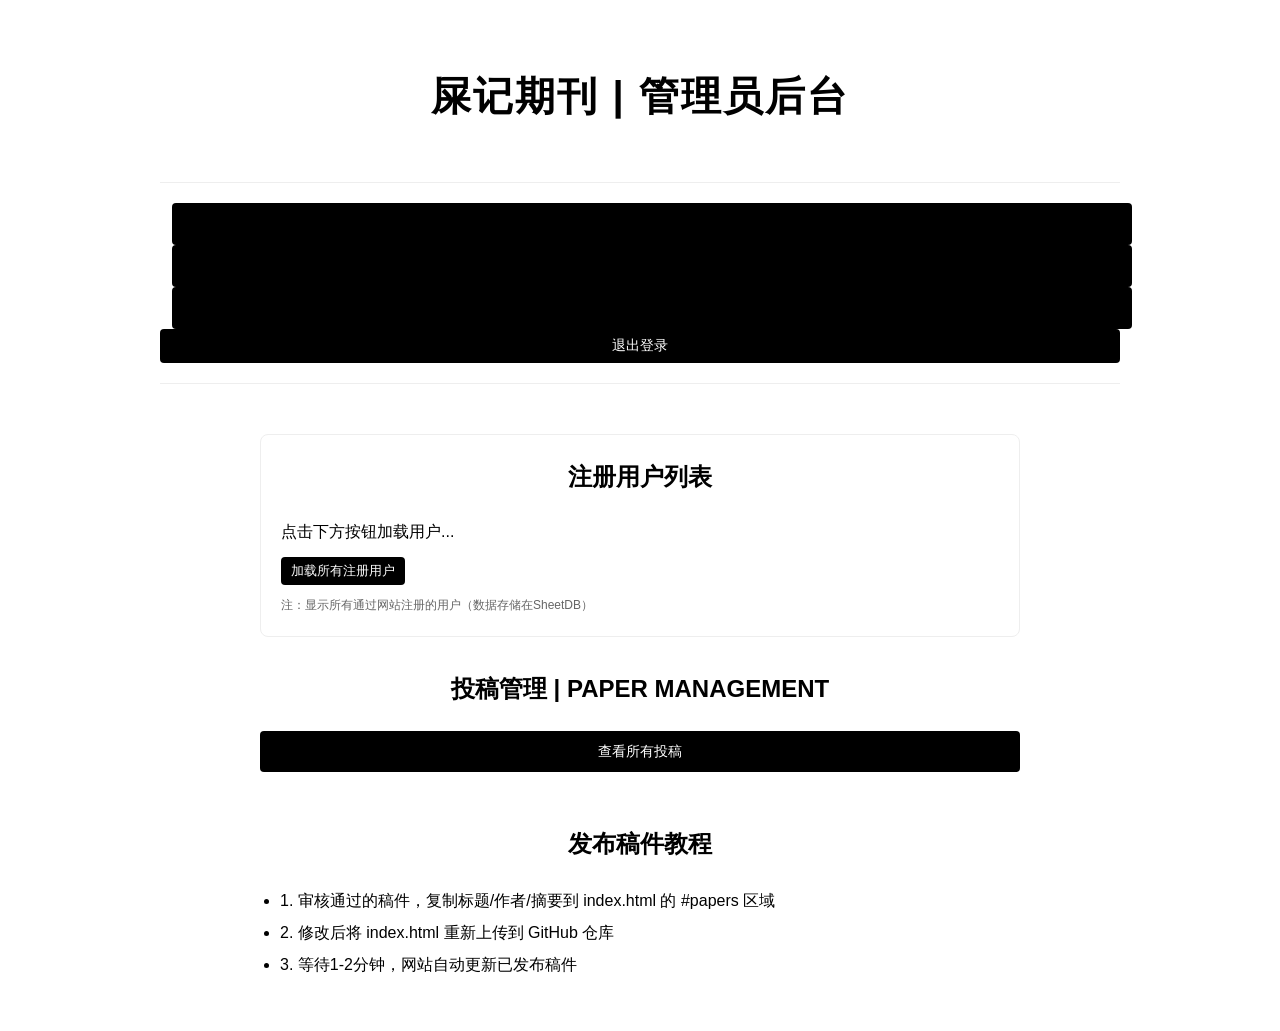
<file: admin.html>
<!DOCTYPE html>
<html lang="zh-CN">
<head>
<meta charset="UTF-8">
<meta name="viewport" content="width=device-width, initial-scale=1.0">
<title>管理员后台 | 屎记期刊</title>
<!-- 保留原有样式文件，保证风格统一 -->
<link rel="stylesheet" href="style.css">
<style>
  /* 仅添加后台专属样式，不修改全局 */
  .admin-panel {
    max-width: 800px;
    margin: 50px auto;
    padding: 0 20px;
  }
  .user-list {
    margin: 30px 0;
    padding: 20px;
    border: 1px solid #eee;
    border-radius: 8px;
  }
  .user-list ul {
    margin-left: 20px;
    line-height: 2;
  }
  .user-list button {
    padding: 5px 10px;
    background: #000;
    color: #fff;
    border: none;
    border-radius: 4px;
    cursor: pointer;
    margin-top: 10px;
    type: button;
  }
  .form-title {
    text-align: center;
    margin-bottom: 20px;
    text-transform: uppercase;
  }
  .btn {
    display: inline-block;
    padding: 8px 15px;
    background: #000;
    color: #FFF;
    border: none;
    border-radius: 4px;
    font-size: 14px;
    cursor: pointer;
    text-decoration: none;
    margin-right: 10px;
  }
</style>
</head>
<body>
<!-- 保留原有导航结构，保证风格统一 -->
<header class="header">
  <h1>屎记期刊 | 管理员后台</h1>
</header>

<nav class="nav">
  <a href="index.html" class="btn">返回首页</a>
  <a href="sheetdb-check.html" class="btn">数据自检</a>
  <a href="sheetdb-sync.html" class="btn">数据同步</a>
  <button class="btn" id="logout-btn" type="button">退出登录</button>
</nav>

<div class="admin-panel">
  <div class="user-list">
    <h2 class="form-title">注册用户列表</h2>
    <div id="userListContent">点击下方按钮加载用户...</div>
    <button type="button" onclick="loadUserList(event)">加载所有注册用户</button>
    <p style="margin-top:10px; font-size:12px; color:#666;">
      注：显示所有通过网站注册的用户（数据存储在SheetDB）
    </p>
  </div>

  <h2 class="form-title">投稿管理 | PAPER MANAGEMENT</h2>
  <a href="https://wj.qq.com/stat/1/overview?sid=25846300&org=60060481740&lang=zhs" target="_blank" class="btn">查看所有投稿</a>
  
  <h2 class="form-title" style="margin-top: 50px;">发布稿件教程</h2>
  <ul style="margin-left: 20px; line-height: 2;">
    <li>1. 审核通过的稿件，复制标题/作者/摘要到 index.html 的 #papers 区域</li>
    <li>2. 修改后将 index.html 重新上传到 GitHub 仓库</li>
    <li>3. 等待1-2分钟，网站自动更新已发布稿件</li>
  </ul>
</div>

<script>
const SHEETDB_API = "https://sheetdb.io/api/v1/ev8cjfow1i90w";

// 加载用户（阻止冒泡+默认行为）
async function loadUserList(event) {
  if (event) event.preventDefault();
  if (event) event.stopPropagation();

  const content = document.getElementById("userListContent");
  content.innerHTML = "正在加载...";

  try {
    const res = await fetch(SHEETDB_API);
    const data = await res.json();

    if (data.length === 0) {
      content.innerHTML = "<p>暂无注册用户</p>";
      return;
    }

    let html = "<ul>";
    data.forEach(item => {
      html += `<li>用户名：${item.username}</li>`;
    });
    html += "</ul>";
    content.innerHTML = html;
  } catch (e) {
    content.innerHTML = "<p>加载失败，请重试！</p>";
    console.error("加载用户错误：", e);
  }
}

// 页面初始化（无刷新）
document.addEventListener("DOMContentLoaded", function() {
  // 验证管理员权限
  const user = localStorage.getItem("loginUser") || "";
  if (user !== ADMIN_USER) {
    alert("仅管理员可访问！");
    window.location.href = "index.html";
    return;
  }

  // 退出登录（无刷新）
  document.getElementById("logout-btn").addEventListener('click', function(event) {
    event.preventDefault();
    event.stopPropagation();
    localStorage.removeItem("loginUser");
    window.location.href = "index.html";
  });

  // 阻止表单提交刷新
  document.addEventListener('submit', function(e) {
    e.preventDefault();
  });
});
</script>
</body>
</html>
</file>
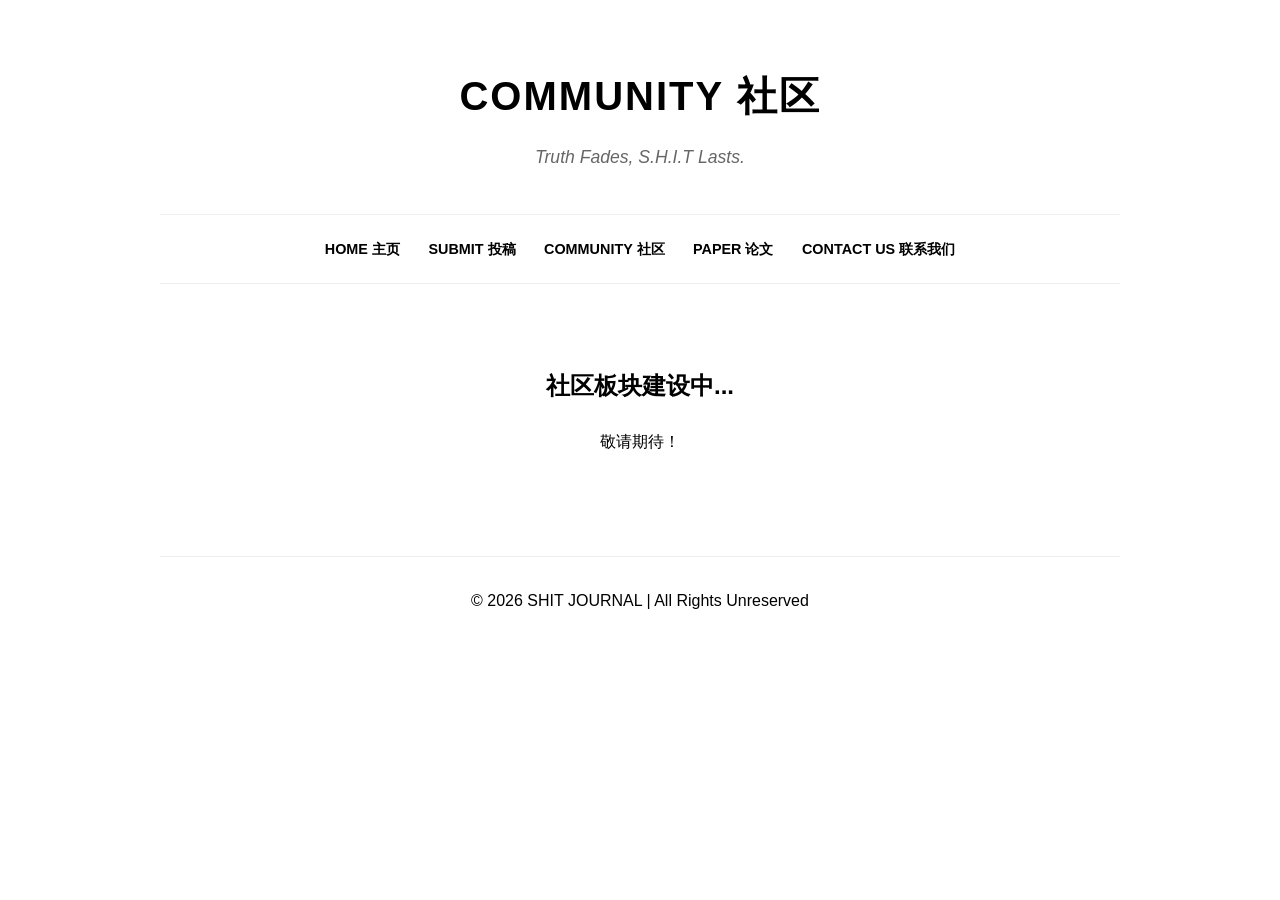
<file: community.html>
<!DOCTYPE html>
<html lang="zh-CN">
<head>
<meta charset="UTF-8">
<meta name="viewport" content="width=device-width, initial-scale=1.0">
<title>社区 | 屎记期刊</title>
<link rel="stylesheet" href="style.css">
</head>

<body>
<header class="header">
  <h1>COMMUNITY 社区</h1>
  <p class="slogan">Truth Fades, S.H.I.T Lasts.</p>
</header>
<nav class="nav">
  <a href="index.html">HOME 主页</a>
  <a href="submit.html">SUBMIT 投稿</a>
  <a href="community.html">COMMUNITY 社区</a>
  <a href="paper.html">PAPER 论文</a>
  <a href="contact.html">CONTACT US 联系我们</a>
</nav>
<main class="content" style="text-align:center; padding:50px 0;">
  <h2>社区板块建设中...</h2>
  <p style="margin-top:20px;">敬请期待！</p>
</main>
<footer class="footer" style="text-align: center; padding: 30px 0; border-top: 1px solid #eee; margin-top: 50px;">
  <p>&copy; 2026 SHIT JOURNAL | All Rights Unreserved</p>
</footer>
</body>
</html>
</file>
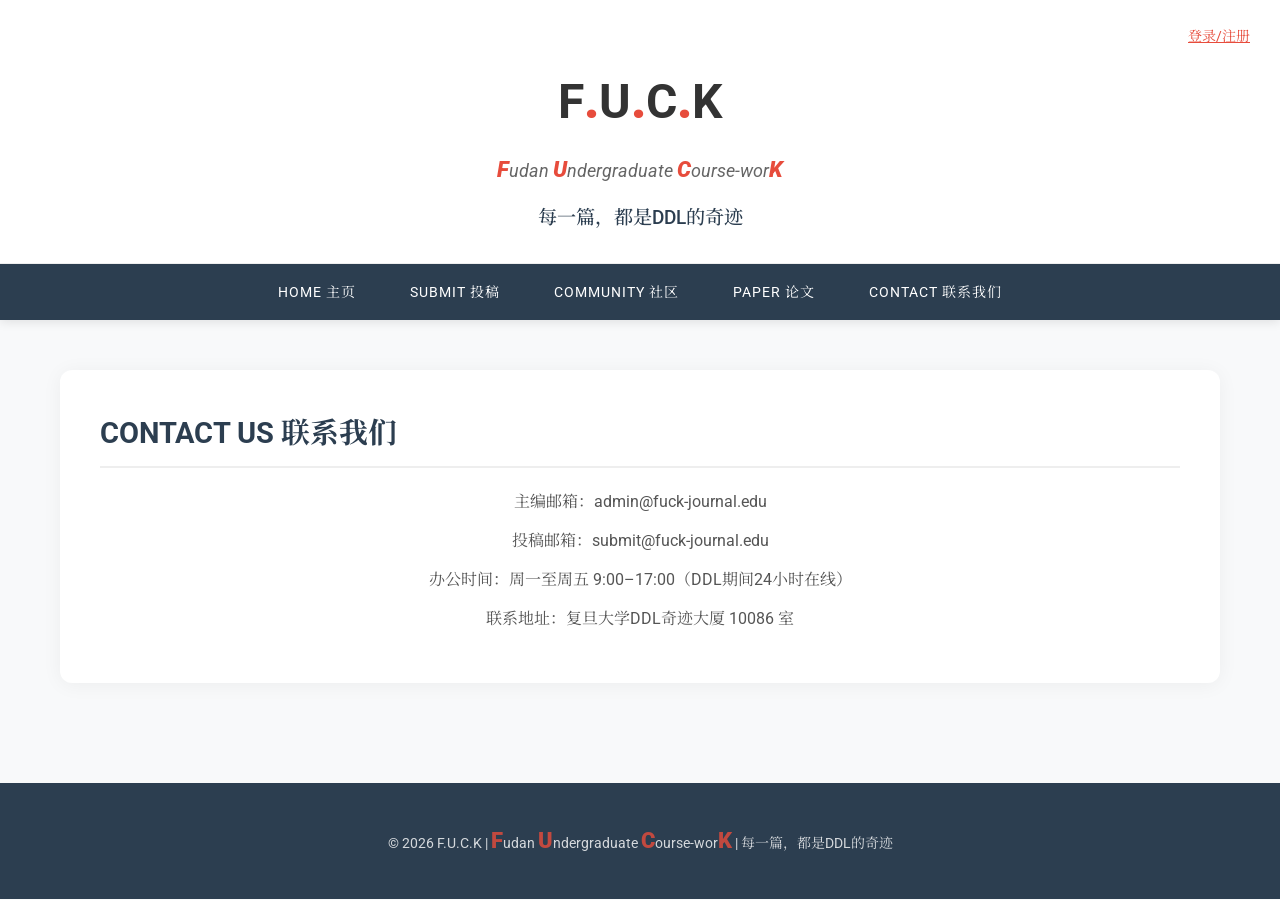
<file: contact.html>
<!DOCTYPE html>
<html lang="zh-CN">
<head>
<meta charset="UTF-8">
<meta name="viewport" content="width=device-width, initial-scale=1.0">
<title>F.U.C.K | Contact</title>
<link rel="stylesheet" href="https://cdn.jsdelivr.net/npm/bootstrap-icons@1.11.3/font/bootstrap-icons.min.css">
<link href="https://fonts.googleapis.com/css2?family=Noto+Serif+SC:wght@400;600;700&family=Roboto:wght@300;400;500&display=swap" rel="stylesheet">
<style>
  * { margin:0; padding:0; box-sizing:border-box; }
  body { font-family: 'Roboto', 'Noto Serif SC', serif; color:#333; background:#f8f9fa; line-height:1.6; }
  a { text-decoration:none; color:#2c3e50; transition:all 0.3s; }
  .container { max-width:1200px; margin:0 auto; padding:0 20px; }

  /* 统一模态弹窗 */
  .modal {
    display: none;
    position: fixed;
    top: 0;
    left: 0;
    width: 100%;
    height: 100%;
    background: rgba(0,0,0,0.65);
    z-index: 9999;
    align-items: center;
    justify-content: center;
  }
  .modal.active { display: flex; }
  .modal-box {
    background: #fff;
    width: 100%;
    max-width: 420px;
    padding: 40px 35px;
    border-radius: 12px;
    box-shadow: 0 10px 40px rgba(0,0,0,0.15);
    text-align: center;
    position: relative;
  }
  .modal-box h3 { font-size: 1.25rem; margin-bottom: 12px; color: #2c3e50; }
  .modal-box p { font-size: 0.95rem; color: #666; margin-bottom: 25px; line-height: 1.6; }
  .modal-box .btn {
    padding: 10px 24px;
    border-radius: 6px;
    border: none;
    cursor: pointer;
    font-size: 0.95rem;
    margin: 0 6px;
  }
  .btn-confirm { background: #e74c3c; color: white; }
  .btn-cancel { background: #eee; color: #333; }

  /* 登录容器 */
  #auth-container {
    position: absolute;
    top: 25px;
    right: 30px;
    z-index: 999;
    display: flex;
    gap: 15px;
    font-size: 14px;
  }
  #loginBtn { cursor:pointer; text-decoration:underline; color:#e74c3c; }
  #userName { color:#2c3e50; font-weight:500; }
  #logoutBtn { cursor:pointer; text-decoration:underline; color:#e74c3c; display:none; }

  /* 头部：F/U/C/K高亮 */
  .header {
    position:relative;
    padding: 60px 0 30px;
    background:#fff;
    border-bottom:1px solid #eee;
    text-align:center;
  }
  .journal-logo {
    font-size:3rem;
    font-weight:700;
    margin-bottom:10px;
    letter-spacing: 0;
  }
  .journal-logo span {
    color:#e74c3c;
    font-weight:900;
    font-size:3.2rem;
  }
  .journal-fullname {
    font-size:1.1rem;
    color:#666;
    margin-bottom:15px;
    font-style:italic;
  }
  .highlight-letter {
    color: #e74c3c;
    font-weight: 900;
    font-size: 1.4rem;
  }
  .slogan {
    font-size:1.2rem;
    color:#2c3e50;
    font-weight:500;
    margin-top:5px;
  }

  /* 统一导航栏：5个项目固定 */
  .nav {
    background-color: #2c3e50;
    padding: 15px 0;
    text-align: center;
    box-shadow: 0 2px 10px rgba(0,0,0,0.1);
  }
  .nav a {
    color: #fff;
    padding: 10px 20px;
    margin: 0 5px;
    font-size: 14px;
    text-transform: uppercase;
    letter-spacing: 1px;
    border-radius: 4px;
    transition: background 0.3s;
  }
  .nav a:hover { background-color: #e74c3c; color: #fff; }

  /* 主内容区 */
  .content { padding:50px 0; }
  .section {
    background:#fff;
    padding:40px;
    border-radius:12px;
    box-shadow:0 2px 20px rgba(0,0,0,0.05);
  }
  .section h2 {
    font-size:1.8rem;
    color:#2c3e50;
    margin-bottom:20px;
    padding-bottom:10px;
    border-bottom:2px solid #eee;
    text-transform:uppercase;
  }
  .section p {
    font-size:16px;
    line-height:1.8;
    color:#555;
    margin-bottom:10px;
    text-align: center;
  }

  /* 页脚 */
  .footer {
    text-align:center;
    padding:40px 0;
    background:#2c3e50;
    color:#fff;
    margin-top:50px;
  }
  .footer p {
    font-size:14px;
    opacity:0.8;
  }

  /* 响应式 */
  @media (max-width: 768px) {
    .journal-logo { font-size:2rem; }
    .journal-logo span { font-size:2.2rem; }
    .highlight-letter { font-size:1.2rem; }
    .nav a { padding:8px 12px; font-size:12px; margin:0 2px; }
    .section { padding:20px; }
    #auth-container { top:15px; right:15px; font-size:12px; }
  }
</style>
</head>
<body>
<!-- 统一提示弹窗 -->
<div class="modal" id="modal">
  <div class="modal-box">
    <h3 id="modalTitle">提示</h3>
    <p id="modalText">消息内容</p>
    <button class="btn btn-cancel" onclick="hideModal()">取消</button>
    <button class="btn btn-confirm" id="modalOkBtn" onclick="hideModal()">确定</button>
  </div>
</div>

<!-- 页面主体 -->
<header class="header">
  <div class="container">
    <div id="auth-container">
      <span id="loginBtn" onclick="goToLogin()">登录/注册</span>
      <span id="userName"></span>
      <span id="logoutBtn" onclick="doLogout()">退出</span>
    </div>
    <div class="journal-logo">F<span>.</span>U<span>.</span>C<span>.</span>K</div>
    <div class="journal-fullname">
      <span class="highlight-letter">F</span>udan 
<span class="highlight-letter">U</span>ndergraduate 
<span class="highlight-letter">C</span>ourse-wor<span class="highlight-letter">K</span>
    </div>
    <p class="slogan">每一篇，都是DDL的奇迹</p>
  </div>
</header>

<!-- 统一导航栏：5个项目固定 -->
<nav class="nav">
  <div class="container">
    <a href="index.html">HOME 主页</a>
    <a href="submit.html">SUBMIT 投稿</a>
    <a href="community.html">COMMUNITY 社区</a>
    <a href="paper.html">PAPER 论文</a>
    <a href="contact.html">CONTACT 联系我们</a>
  </div>
</nav>

<main class="content">
  <div class="container">
    <section class="section">
      <h2>Contact Us 联系我们</h2>
      <p>主编邮箱：admin@fuck-journal.edu</p>
      <p>投稿邮箱：submit@fuck-journal.edu</p>
      <p>办公时间：周一至周五 9:00–17:00（DDL期间24小时在线）</p>
      <p>联系地址：复旦大学DDL奇迹大厦 10086 室</p>
    </section>
  </div>
</main>

<footer class="footer">
  <div class="container">
     <p>&copy; 2026 F.U.C.K | <span class="highlight-letter">F</span>udan <span class="highlight-letter">U</span>ndergraduate <span class="highlight-letter">C</span>ourse-wor<span class="highlight-letter">K</span> | 每一篇，都是DDL的奇迹</p>
  </div>
  </div>
</footer>

<script>
// 弹窗控制
function showModal(text, title = "提示", callback = null) {
  document.getElementById("modalTitle").innerText = title;
  document.getElementById("modalText").innerText = text;
  document.getElementById("modal").classList.add("active");
  const okBtn = document.getElementById("modalOkBtn");
  okBtn.onclick = () => {
    hideModal();
    if (callback) callback();
  };
}
function hideModal() {
  document.getElementById("modal").classList.remove("active");
}

// 检查登录
function checkLogin(){
  const u = localStorage.getItem("loginUser");
  const loginBtn = document.getElementById("loginBtn");
  const userName = document.getElementById("userName");
  const logoutBtn = document.getElementById("logoutBtn");

  if(u) {
    loginBtn.style.display = "none";
    userName.style.display = "inline";
    userName.innerText = u;
    logoutBtn.style.display = "inline";
  } else {
    loginBtn.style.display = "inline";
    userName.style.display = "none";
    userName.innerText = "";
    logoutBtn.style.display = "none";
  }
}

function goToLogin() {
  localStorage.setItem("redirectAfterLogin", window.location.pathname + window.location.search);
  window.location.href = "index.html?auth=1";
}

// 退出登录
function doLogout() {
  localStorage.removeItem("loginUser");
  checkLogin();
  showModal("退出成功！");
}

// 初始化
window.onload = checkLogin;
</script>
</body>
</html>
</file>
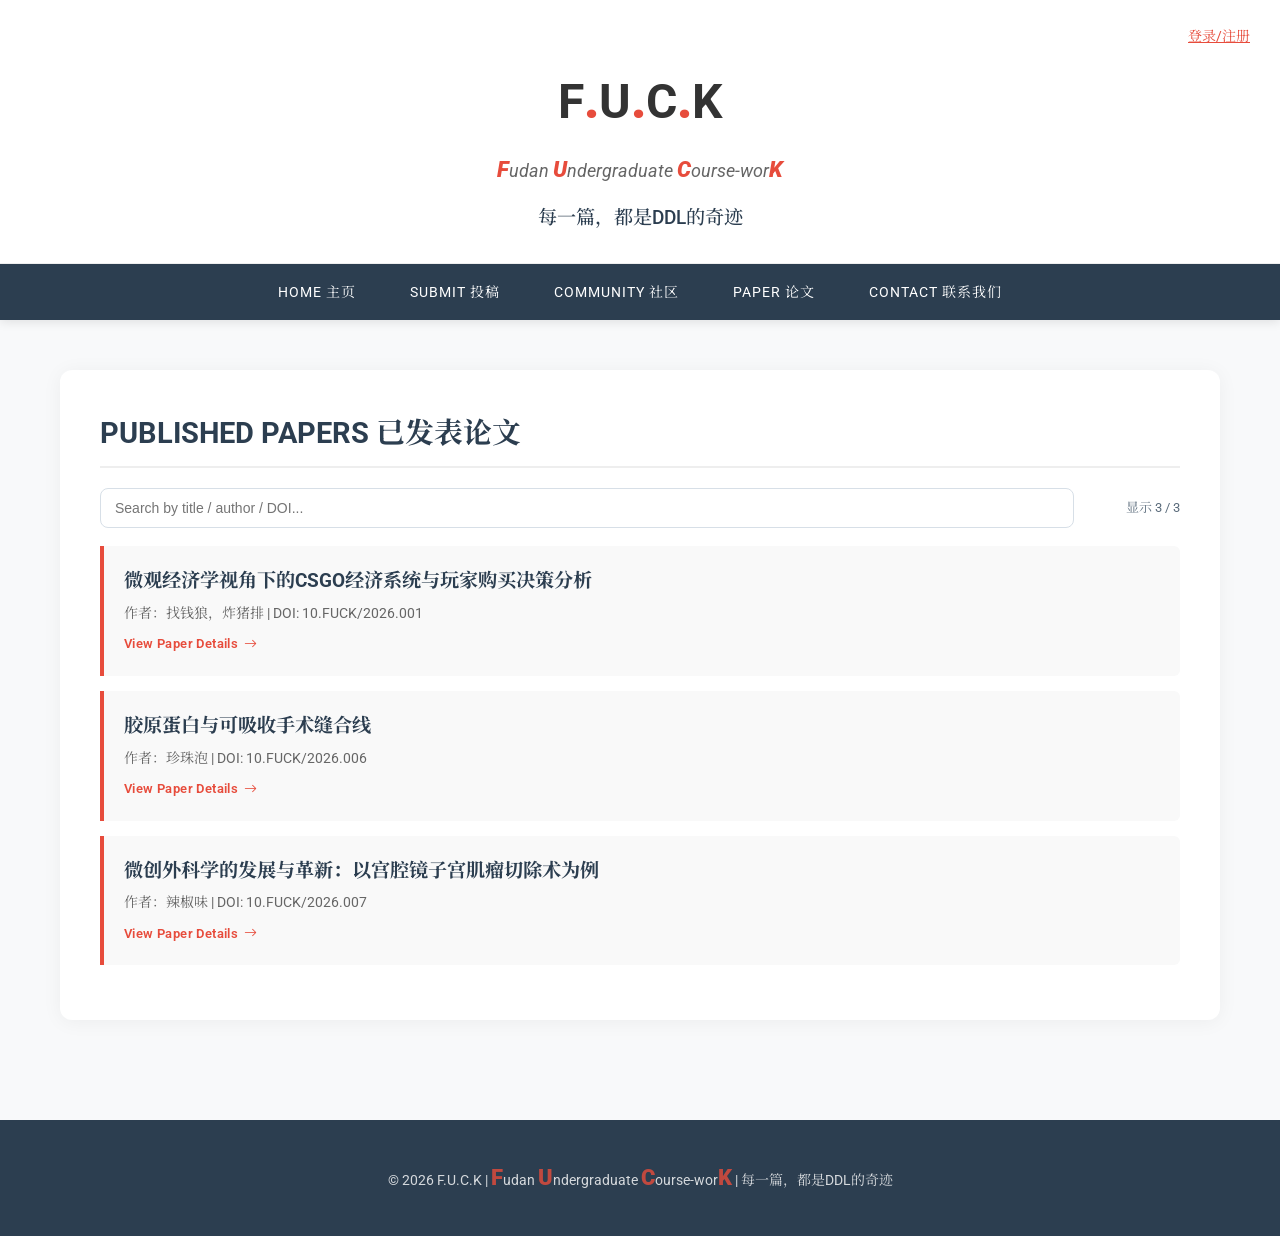
<file: paper.html>
<!DOCTYPE html>
<html lang="zh-CN">
<head>
<meta charset="UTF-8">
<meta name="viewport" content="width=device-width, initial-scale=1.0">
<title>F.U.C.K | Papers</title>
<link rel="stylesheet" href="https://cdn.jsdelivr.net/npm/bootstrap-icons@1.11.3/font/bootstrap-icons.min.css">
<link href="https://fonts.googleapis.com/css2?family=Noto+Serif+SC:wght@400;600;700&family=Roboto:wght@300;400;500&display=swap" rel="stylesheet">
<style>
  * { margin:0; padding:0; box-sizing:border-box; }
  body { font-family: 'Roboto', 'Noto Serif SC', serif; color:#333; background:#f8f9fa; line-height:1.6; }
  a { text-decoration:none; color:#2c3e50; transition:all 0.3s; }
  .container { max-width:1200px; margin:0 auto; padding:0 20px; }

  /* 统一模态弹窗 */
  .modal {
    display: none;
    position: fixed;
    top: 0;
    left: 0;
    width: 100%;
    height: 100%;
    background: rgba(0,0,0,0.65);
    z-index: 9999;
    align-items: center;
    justify-content: center;
  }
  .modal.active { display: flex; }
  .modal-box {
    background: #fff;
    width: 100%;
    max-width: 420px;
    padding: 40px 35px;
    border-radius: 12px;
    box-shadow: 0 10px 40px rgba(0,0,0,0.15);
    text-align: center;
    position: relative;
  }
  .modal-box h3 { font-size: 1.25rem; margin-bottom: 12px; color: #2c3e50; }
  .modal-box p { font-size: 0.95rem; color: #666; margin-bottom: 25px; line-height: 1.6; }
  .modal-box .btn {
    padding: 10px 24px;
    border-radius: 6px;
    border: none;
    cursor: pointer;
    font-size: 0.95rem;
    margin: 0 6px;
  }
  .btn-confirm { background: #e74c3c; color: white; }
  .btn-cancel { background: #eee; color: #333; }

  /* 登录容器 */
  #auth-container {
    position: absolute;
    top: 25px;
    right: 30px;
    z-index: 999;
    display: flex;
    gap: 15px;
    font-size: 14px;
  }
  #loginBtn { cursor:pointer; text-decoration:underline; color:#e74c3c; }
  #userName { color:#2c3e50; font-weight:500; }
  #logoutBtn { cursor:pointer; text-decoration:underline; color:#e74c3c; display:none; }

  /* 头部：F/U/C/K高亮 */
  .header {
    position:relative;
    padding: 60px 0 30px;
    background:#fff;
    border-bottom:1px solid #eee;
    text-align:center;
  }
  .journal-logo {
    font-size:3rem;
    font-weight:700;
    margin-bottom:10px;
    letter-spacing: 0;
  }
  .journal-logo span {
    color:#e74c3c;
    font-weight:900;
    font-size:3.2rem;
  }
  .journal-fullname {
    font-size:1.1rem;
    color:#666;
    margin-bottom:15px;
    font-style:italic;
  }
  .highlight-letter {
    color: #e74c3c;
    font-weight: 900;
    font-size: 1.4rem;
  }
  .slogan {
    font-size:1.2rem;
    color:#2c3e50;
    font-weight:500;
    margin-top:5px;
  }

  /* 统一导航栏：5个项目固定 */
  .nav {
    background-color: #2c3e50;
    padding: 15px 0;
    text-align: center;
    box-shadow: 0 2px 10px rgba(0,0,0,0.1);
  }
  .nav a {
    color: #fff;
    padding: 10px 20px;
    margin: 0 5px;
    font-size: 14px;
    text-transform: uppercase;
    letter-spacing: 1px;
    border-radius: 4px;
    transition: background 0.3s;
  }
  .nav a:hover { background-color: #e74c3c; color: #fff; }

  /* 主内容区 */
  .content { padding:50px 0; }
  .section {
    background:#fff;
    padding:40px;
    border-radius:12px;
    box-shadow:0 2px 20px rgba(0,0,0,0.05);
  }
  .section h2 {
    font-size:1.8rem;
    color:#2c3e50;
    margin-bottom:20px;
    padding-bottom:10px;
    border-bottom:2px solid #eee;
    text-transform:uppercase;
  }

  .paper-item {
    padding:20px;
    border-left:4px solid #e74c3c;
    background:#f9f9f9;
    border-radius:0 6px 6px 0;
    margin-bottom:15px;
    transition: transform 0.25s, box-shadow 0.25s, background 0.25s;
  }
  .paper-item:hover {
    transform: translateY(-3px);
    box-shadow: 0 10px 24px rgba(44, 62, 80, 0.12);
    background: #ffffff;
  }
  .paper-item-link {
    display: block;
    color: inherit;
  }
  .paper-item-link:focus-visible {
    outline: 2px solid #e74c3c;
    outline-offset: 4px;
    border-radius: 8px;
  }
  .paper-item h3 {
    font-size:1.2rem;
    margin-bottom:5px;
    color:#2c3e50;
  }
  .paper-item p { color:#666; font-size:14px; }
  .paper-more {
    display: inline-flex;
    align-items: center;
    gap: 6px;
    margin-top: 10px;
    color: #e74c3c;
    font-size: 13px;
    font-weight: 600;
    letter-spacing: 0.4px;
  }
  .paper-search-wrap {
    margin-bottom: 18px;
  }
  .paper-search-row {
    display: flex;
    gap: 10px;
    align-items: center;
    margin-bottom: 10px;
  }
  .paper-search-input-wrap {
    position: relative;
    flex: 1;
  }
  .paper-search-input {
    width: 100%;
    border: 1px solid #d7dfe7;
    border-radius: 8px;
    padding: 11px 44px 11px 14px;
    font-size: 14px;
    color: #2c3e50;
    background: #fff;
  }
  .paper-search-input:focus {
    outline: none;
    border-color: #e74c3c;
    box-shadow: 0 0 0 3px rgba(231, 76, 60, 0.12);
  }
  .paper-search-clear {
    position: absolute;
    right: 8px;
    top: 50%;
    transform: translateY(-50%);
    border: none;
    background: transparent;
    color: #7d8a98;
    cursor: pointer;
    width: 28px;
    height: 28px;
    border-radius: 50%;
    display: none;
  }
  .paper-search-clear:hover {
    background: #f0f3f7;
    color: #2c3e50;
  }
  .paper-search-count {
    font-size: 13px;
    color: #5a6b7b;
    min-width: 96px;
    text-align: right;
  }
  .paper-search-empty {
    display: none;
    margin: 14px 0;
    padding: 12px 14px;
    border: 1px dashed #e3b3ad;
    border-radius: 8px;
    color: #7b3a35;
    background: #fff7f6;
    font-size: 14px;
  }

  /* 页脚 */
  .footer {
    text-align:center;
    padding:40px 0;
    background:#2c3e50;
    color:#fff;
    margin-top:50px;
  }
  .footer p {
    font-size:14px;
    opacity:0.8;
  }

  /* 响应式 */
  @media (max-width: 768px) {
    .journal-logo { font-size:2rem; }
    .journal-logo span { font-size:2.2rem; }
    .highlight-letter { font-size:1.2rem; }
    .nav a { padding:8px 12px; font-size:12px; margin:0 2px; }
    .section { padding:20px; }
    #auth-container { top:15px; right:15px; font-size:12px; }
    .paper-search-row { flex-direction: column; align-items: stretch; }
    .paper-search-count { text-align: left; min-width: unset; }
  }
</style>
</head>
<body>
<!-- 统一提示弹窗 -->
<div class="modal" id="modal">
  <div class="modal-box">
    <h3 id="modalTitle">提示</h3>
    <p id="modalText">消息内容</p>
    <button class="btn btn-cancel" onclick="hideModal()">取消</button>
    <button class="btn btn-confirm" id="modalOkBtn" onclick="hideModal()">确定</button>
  </div>
</div>

<!-- 页面主体 -->
<header class="header">
  <div class="container">
    <div id="auth-container">
      <span id="loginBtn" onclick="goToLogin()">登录/注册</span>
      <span id="userName"></span>
      <span id="logoutBtn" onclick="doLogout()">退出</span>
    </div>
    <div class="journal-logo">F<span>.</span>U<span>.</span>C<span>.</span>K</div>
    <div class="journal-fullname">
  <span class="highlight-letter">F</span>udan 
<span class="highlight-letter">U</span>ndergraduate 
<span class="highlight-letter">C</span>ourse-wor<span class="highlight-letter">K</span>
    </div>
    <p class="slogan">每一篇，都是DDL的奇迹</p>
  </div>
</header>

<!-- 统一导航栏：5个项目固定 -->
<nav class="nav">
  <div class="container">
    <a href="index.html">HOME 主页</a>
    <a href="submit.html">SUBMIT 投稿</a>
    <a href="community.html">COMMUNITY 社区</a>
    <a href="paper.html">PAPER 论文</a>
    <a href="contact.html">CONTACT 联系我们</a>
  </div>
</nav>

<main class="content">
  <div class="container">
    <section class="section">
      <h2>Published Papers 已发表论文</h2>
      <div class="paper-search-wrap">
        <div class="paper-search-row">
          <div class="paper-search-input-wrap">
            <input id="paperSearchInput" class="paper-search-input" type="text" placeholder="Search by title / author / DOI..." aria-label="搜索论文">
            <button id="paperSearchClear" class="paper-search-clear" type="button" aria-label="清空搜索">✕</button>
          </div>
          <span id="paperSearchCount" class="paper-search-count"></span>
        </div>
        <div id="paperSearchEmpty" class="paper-search-empty">未找到匹配的论文，请尝试其他关键词。</div>
      </div>
      <div id="paperList">
        <a class="paper-item-link" href="paper-detail.html?id=10.FUCK-2026.004" aria-label="查看论文详情：微观经济学视角下的CSGO经济系统与玩家购买决策分析">
          <div class="paper-item">
            <h3>微观经济学视角下的CSGO经济系统与玩家购买决策分析</h3>
            <p>作者：找钱狼，炸猪排 | DOI: 10.FUCK/2026.001</p>
            <span class="paper-more">View Paper Details <i class="bi bi-arrow-right"></i></span>
          </div>
        </a>
        <a class="paper-item-link" href="paper-detail.html?id=10.FUCK-2026.006" aria-label="查看论文详情：胶原蛋白与可吸收手术缝合线">
          <div class="paper-item">
            <h3>胶原蛋白与可吸收手术缝合线</h3>
            <p>作者：珍珠泡 | DOI: 10.FUCK/2026.002</p>
            <span class="paper-more">View Paper Details <i class="bi bi-arrow-right"></i></span>
          </div>
        </a>
        <a class="paper-item-link" href="paper-detail.html?id=10.FUCK-2026.007" aria-label="查看论文详情：微创外科学的发展与革新：以宫腔镜子宫肌瘤切除术为例">
          <div class="paper-item">
            <h3>微创外科学的发展与革新：以宫腔镜子宫肌瘤切除术为例</h3>
            <p>作者：辣椒味 | DOI: 10.FUCK/2026.003</p>
            <span class="paper-more">View Paper Details <i class="bi bi-arrow-right"></i></span>
          </div>
        </a>
      </div>
    </section>
  </div>
</main>

<footer class="footer">
  <div class="container">
    <p>&copy; 2026 F.U.C.K | <span class="highlight-letter">F</span>udan <span class="highlight-letter">U</span>ndergraduate <span class="highlight-letter">C</span>ourse-wor<span class="highlight-letter">K</span> | 每一篇，都是DDL的奇迹</p>
  </div>
</footer>

<script>
// 弹窗控制
function showModal(text, title = "提示", callback = null) {
  document.getElementById("modalTitle").innerText = title;
  document.getElementById("modalText").innerText = text;
  document.getElementById("modal").classList.add("active");
  const okBtn = document.getElementById("modalOkBtn");
  okBtn.onclick = () => {
    hideModal();
    if (callback) callback();
  };
}
function hideModal() {
  document.getElementById("modal").classList.remove("active");
}

// 检查登录
function checkLogin(){
  const u = localStorage.getItem("loginUser");
  const loginBtn = document.getElementById("loginBtn");
  const userName = document.getElementById("userName");
  const logoutBtn = document.getElementById("logoutBtn");

  if(u) {
    loginBtn.style.display = "none";
    userName.style.display = "inline";
    userName.innerText = u;
    logoutBtn.style.display = "inline";
  } else {
    loginBtn.style.display = "inline";
    userName.style.display = "none";
    userName.innerText = "";
    logoutBtn.style.display = "none";
  }
}

function goToLogin() {
  localStorage.setItem("redirectAfterLogin", window.location.pathname + window.location.search);
  window.location.href = "index.html?auth=1";
}

const SHEETDB_API = "https://sheetdb.io/api/v1/ev8cjfow1i90w";

function normalizePaperItem(item) {
  const id = String(item.id || "").trim();
  const title = String(item.title || id || "Untitled Paper").trim();
  const doi = String(item.doi || id).trim();
  const authors = String(item.authors || "F.U.C.K Journal Editorial Team").trim();
  const pdfFile = String(item.pdfFile || "").trim();
  return { id, title, doi, authors, pdfFile };
}

async function loadPaperCatalog() {
  try {
    const remoteRes = await fetch(`${SHEETDB_API}?t=${Date.now()}`);
    if (remoteRes.ok) {
      const remoteData = await remoteRes.json();
      if (Array.isArray(remoteData)) {
        const fromSheet = remoteData
          .map(normalizePaperItem)
          .filter((paper) => paper.id && paper.title && paper.pdfFile);
        if (fromSheet.length > 0) return fromSheet;
      }
    }
  } catch (error) {
    console.warn("sheetdb unavailable, fallback local:", error);
  }

  try {
    const localRes = await fetch(`papers/papers.json?t=${Date.now()}`);
    if (!localRes.ok) throw new Error("local catalog not found");
    const localData = await localRes.json();
    if (!Array.isArray(localData)) throw new Error("local catalog invalid");
    return localData
      .map(normalizePaperItem)
      .filter((paper) => paper.id && paper.title && paper.pdfFile);
  } catch (error) {
    console.warn("local catalog unavailable:", error);
    return [];
  }
}

function renderPaperList(papers) {
  const listNode = document.getElementById("paperList");
  if (!listNode) return;

  if (!papers.length) {
    listNode.innerHTML = `<div class="paper-item"><h3>No papers available</h3><p>暂无可展示论文。</p></div>`;
    return;
  }

  listNode.innerHTML = papers.map((paper) => `
    <a class="paper-item-link" href="paper-detail.html?id=${paper.id}" aria-label="查看论文详情：${paper.title}">
      <div class="paper-item">
        <h3>${paper.title}</h3>
        <p>作者：${paper.authors} | DOI: ${paper.doi}</p>
        <span class="paper-more">View Paper Details <i class="bi bi-arrow-right"></i></span>
      </div>
    </a>
  `).join("");
}

// 退出登录
function doLogout() {
  localStorage.removeItem("loginUser");
  checkLogin();
  showModal("退出成功！");
}

function debounce(fn, delay) {
  let timer = null;
  return function debounced(...args) {
    if (timer) {
      clearTimeout(timer);
    }
    timer = setTimeout(() => fn.apply(this, args), delay);
  };
}

function normalizeSearchText(value) {
  return String(value || "").toLowerCase().replace(/\s+/g, "").trim();
}

function isSubsequenceMatch(query, text) {
  if (!query) return true;
  let i = 0;
  let j = 0;
  while (i < query.length && j < text.length) {
    if (query[i] === text[j]) {
      i += 1;
    }
    j += 1;
  }
  return i === query.length;
}

function fuzzyScore(query, text) {
  if (!query) return 1;
  if (text.includes(query)) return 3;

  const tokens = query.split(/[-_/.:，,;；]+/).filter(Boolean);
  if (tokens.length > 1 && tokens.every((token) => text.includes(token))) {
    return 2;
  }

  if (isSubsequenceMatch(query, text)) {
    return 1;
  }

  return 0;
}

function initPaperSearch() {
  const input = document.getElementById("paperSearchInput");
  const clearBtn = document.getElementById("paperSearchClear");
  const countNode = document.getElementById("paperSearchCount");
  const emptyNode = document.getElementById("paperSearchEmpty");
  const cards = Array.from(document.querySelectorAll(".paper-item-link"));

  if (!input || !clearBtn || !countNode || !emptyNode || cards.length === 0) return;

  const searchableCards = cards.map((card) => {
    const text = normalizeSearchText(`${card.textContent || ""} ${card.getAttribute("href") || ""}`);
    return { card, text };
  });

  const total = searchableCards.length;

  function updateUrlQuery(value) {
    const params = new URLSearchParams(window.location.search);
    if (value) {
      params.set("q", value);
    } else {
      params.delete("q");
    }
    const query = params.toString();
    const target = query ? `${window.location.pathname}?${query}` : window.location.pathname;
    history.replaceState(null, "", target);
  }

  function applyFilter(raw) {
    const query = normalizeSearchText(raw);
    let visible = 0;

    searchableCards.forEach(({ card, text }) => {
      const score = fuzzyScore(query, text);
      const matched = score > 0;
      card.style.display = matched ? "" : "none";
      if (matched) visible += 1;
    });

    countNode.textContent = `显示 ${visible} / ${total}`;
    emptyNode.style.display = visible === 0 ? "block" : "none";
    clearBtn.style.display = query ? "inline-flex" : "none";
    updateUrlQuery(raw.trim());
  }

  const debouncedFilter = debounce((value) => applyFilter(value), 250);

  input.addEventListener("input", (event) => {
    debouncedFilter(event.target.value || "");
  });

  input.addEventListener("keydown", (event) => {
    if (event.key === "Escape") {
      input.value = "";
      applyFilter("");
      input.blur();
    }
  });

  clearBtn.addEventListener("click", () => {
    input.value = "";
    applyFilter("");
    input.focus();
  });

  const params = new URLSearchParams(window.location.search);
  const initialQ = params.get("q") || "";
  if (initialQ) {
    input.value = initialQ;
  }
  applyFilter(initialQ);
}

// 初始化
window.addEventListener("DOMContentLoaded", async function () {
  checkLogin();
  const papers = await loadPaperCatalog();
  renderPaperList(papers);
  initPaperSearch();
});
</script>
</body>
</html>
</file>
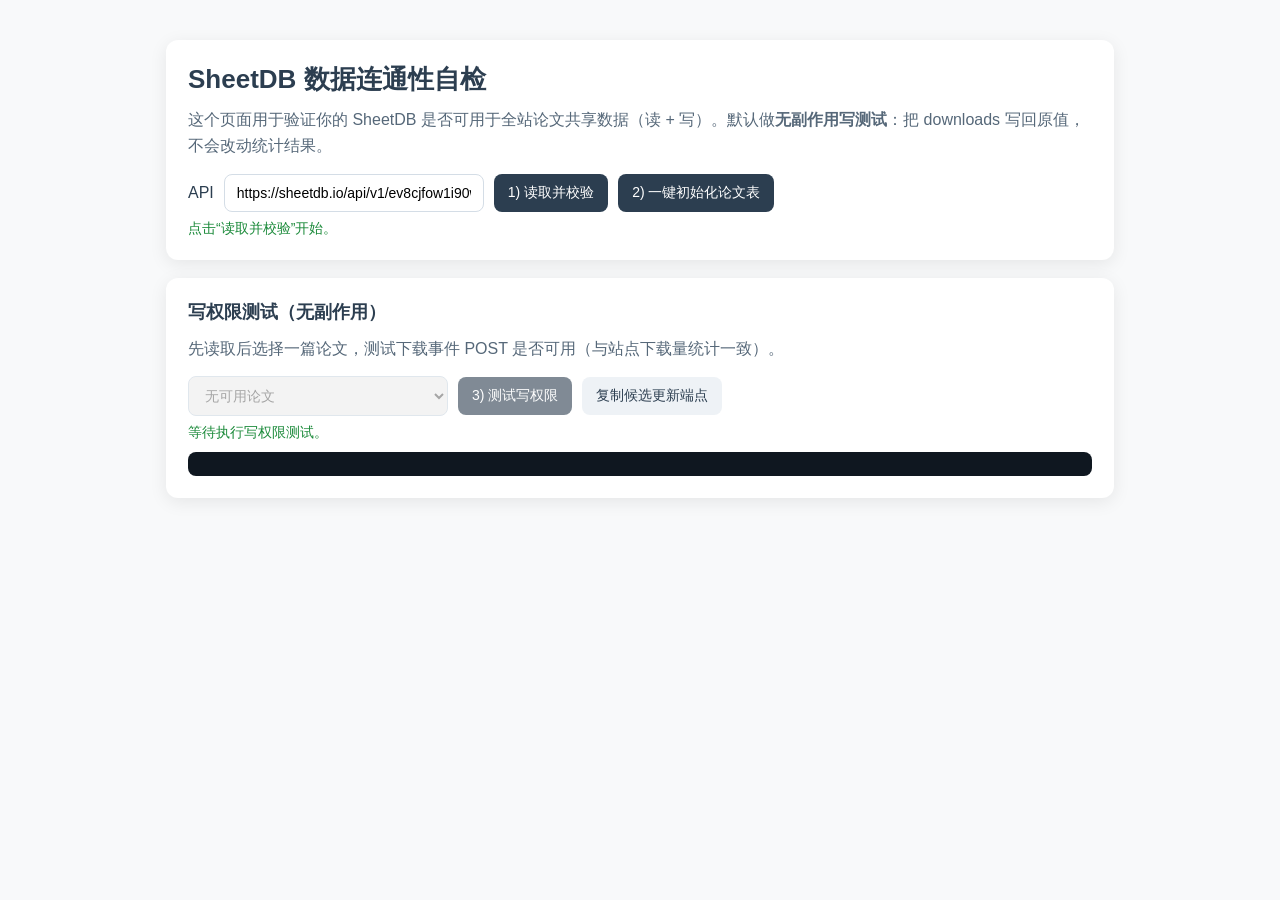
<file: sheetdb-check.html>
<!DOCTYPE html>
<html lang="zh-CN">
<head>
<meta charset="UTF-8">
<meta name="viewport" content="width=device-width, initial-scale=1.0">
<title>SheetDB 自检 | F.U.C.K</title>
<style>
  * { box-sizing: border-box; margin: 0; padding: 0; }
  body { font-family: Arial, sans-serif; background: #f8f9fa; color: #2c3e50; }
  .wrap { max-width: 980px; margin: 40px auto; padding: 0 16px; }
  .card { background: #fff; border-radius: 12px; box-shadow: 0 4px 18px rgba(0,0,0,0.08); padding: 22px; margin-bottom: 18px; }
  h1 { font-size: 26px; margin-bottom: 10px; }
  h2 { font-size: 18px; margin-bottom: 12px; }
  p { color: #566879; line-height: 1.65; }
  .row { display: flex; gap: 10px; flex-wrap: wrap; margin-top: 14px; align-items: center; }
  .btn {
    border: none; border-radius: 8px; background: #2c3e50; color: #fff;
    padding: 10px 14px; cursor: pointer; font-size: 14px;
  }
  .btn:hover { background: #e74c3c; }
  .btn.secondary { background: #eef2f6; color: #2c3e50; }
  input, select {
    border: 1px solid #d4dde6; border-radius: 8px; padding: 10px 12px; font-size: 14px;
    min-width: 260px;
  }
  .status { margin-top: 8px; font-size: 14px; }
  .ok { color: #1b8a3a; }
  .err { color: #c0392b; }
  pre {
    margin-top: 10px; background: #0f1720; color: #dce6f0; border-radius: 8px;
    padding: 12px; overflow: auto; font-size: 12px; line-height: 1.55;
  }
  code { background: #eef2f6; padding: 2px 6px; border-radius: 5px; }
</style>
</head>
<body>
<div class="wrap">
  <div class="card">
    <h1>SheetDB 数据连通性自检</h1>
    <p>这个页面用于验证你的 SheetDB 是否可用于全站论文共享数据（读 + 写）。默认做<strong>无副作用写测试</strong>：把 downloads 写回原值，不会改动统计结果。</p>
    <div class="row">
      <label for="apiInput">API</label>
      <input id="apiInput" value="https://sheetdb.io/api/v1/ev8cjfow1i90w" />
      <button class="btn" id="loadBtn" type="button">1) 读取并校验</button>
      <button class="btn" id="initBtn" type="button">2) 一键初始化论文表</button>
    </div>
    <div id="readStatus" class="status"></div>
  </div>

  <div class="card">
    <h2>写权限测试（无副作用）</h2>
    <p>先读取后选择一篇论文，测试下载事件 POST 是否可用（与站点下载量统计一致）。</p>
    <div class="row">
      <select id="paperSelect"></select>
      <button class="btn" id="writeCheckBtn" type="button">3) 测试写权限</button>
      <button class="btn secondary" id="copyEndpointBtn" type="button">复制候选更新端点</button>
    </div>
    <div id="writeStatus" class="status"></div>
    <pre id="log"></pre>
  </div>
</div>

<script>
const REQUIRED_FIELDS = ["id", "title", "pdfFile"];
let rowsCache = [];
let validRowsCache = [];

function byId(id) { return document.getElementById(id); }

function log(msg) {
  const node = byId("log");
  const ts = new Date().toLocaleTimeString();
  node.textContent = `[${ts}] ${msg}\n` + node.textContent;
}

function setStatus(nodeId, ok, text) {
  const node = byId(nodeId);
  node.className = `status ${ok ? "ok" : "err"}`;
  node.textContent = text;
}

function apiBase() {
  return byId("apiInput").value.trim().replace(/\/$/, "");
}

function normalizeNumber(v) {
  const n = Number(v || 0);
  return Number.isFinite(n) && n >= 0 ? Math.floor(n) : 0;
}

function validPaperRows(rows) {
  return rows.filter((r) => REQUIRED_FIELDS.every((k) => String(r[k] || "").trim()));
}

function fillSelect(rows) {
  const sel = byId("paperSelect");
  const writeBtn = byId("writeCheckBtn");
  if (!rows.length) {
    sel.innerHTML = `<option value="">无可用论文</option>`;
    sel.disabled = true;
    writeBtn.disabled = true;
    writeBtn.style.opacity = "0.6";
    writeBtn.style.cursor = "not-allowed";
    return;
  }
  sel.disabled = false;
  writeBtn.disabled = false;
  writeBtn.style.opacity = "1";
  writeBtn.style.cursor = "pointer";
  sel.innerHTML = rows.map((r) => {
    const d = normalizeNumber(r.downloads);
    return `<option value="${r.id}">${r.id} | ${r.title} | downloads=${d}</option>`;
  }).join("");
}

async function loadRows() {
  const url = `${apiBase()}?t=${Date.now()}`;
  log(`GET ${url}`);
  const res = await fetch(url);
  if (!res.ok) throw new Error(`GET failed: ${res.status}`);
  const data = await res.json();
  if (!Array.isArray(data)) throw new Error("Response is not array");
  rowsCache = data;
  validRowsCache = validPaperRows(data);
  fillSelect(validRowsCache);
  if (!validRowsCache.length) {
    const first = data[0] && typeof data[0] === "object" ? Object.keys(data[0]).join(", ") : "无";
    setStatus("readStatus", false, `读取成功，但当前没有可识别论文行。检测到字段：${first || "无"}。可点击“一键初始化论文表”。`);
  } else {
    setStatus("readStatus", true, `读取成功：共 ${data.length} 行，有效论文 ${validRowsCache.length} 行。`);
  }
  log(`Rows=${data.length}, validPaperRows=${validRowsCache.length}`);
}

async function loadLocalRows() {
  const res = await fetch(`papers/papers.json?t=${Date.now()}`);
  if (!res.ok) throw new Error(`读取本地 papers.json 失败: ${res.status}`);
  const data = await res.json();
  if (!Array.isArray(data)) throw new Error("本地 papers.json 不是数组");
  const rows = data.filter((r) => r && typeof r === "object");
  return rows
    .map((item) => ({
      id: String(item.id || "").trim(),
      serial: String(item.serial || "").trim(),
      title: String(item.title || "").trim(),
      doi: String(item.doi || item.id || "").trim(),
      authors: String(item.authors || "").trim(),
      pdfFile: String(item.pdfFile || "").trim(),
      coverImage: String(item.coverImage || "").trim(),
      date: String(item.date || "").trim(),
      volume: String(item.volume || "").trim(),
      abstract: String(item.abstract || "").trim(),
      keywords: Array.isArray(item.keywords) ? item.keywords.join(";") : String(item.keywords || "").trim(),
      downloads: String(item.downloads ?? 0)
    }))
    .filter((r) => r.id && r.title && r.pdfFile);
}

async function upsertRow(row) {
  const payload = { data: row };
  const endpoints = [
    `${apiBase()}/id/${encodeURIComponent(row.id)}`,
    `${apiBase()}/search?id=${encodeURIComponent(row.id)}`
  ];

  for (const endpoint of endpoints) {
    try {
      for (const method of ["PATCH", "PUT"]) {
        const res = await fetch(endpoint, {
          method,
          headers: { "Content-Type": "application/json" },
          body: JSON.stringify(payload)
        });
        if (res.ok) {
          log(`${method} OK ${row.id} -> ${endpoint}`);
          return true;
        }
        log(`${method} FAIL ${row.id} -> ${endpoint} (${res.status})`);
      }
    } catch (err) {
      log(`UPDATE ERROR ${row.id} -> ${endpoint}: ${err.message}`);
    }
  }

  try {
    const res = await fetch(apiBase(), {
      method: "POST",
      headers: { "Content-Type": "application/json" },
      body: JSON.stringify(payload)
    });
    if (res.ok) {
      log(`POST OK ${row.id}`);
      return true;
    }
    const txt = await res.text();
    log(`POST FAIL ${row.id} (${res.status}) ${txt.slice(0, 120)}`);
  } catch (err) {
    log(`POST ERROR ${row.id}: ${err.message}`);
  }

  return false;
}

async function initPaperTable() {
  const localRows = await loadLocalRows();
  if (!localRows.length) throw new Error("本地 papers.json 没有可同步的论文行");
  let ok = 0;
  for (const row of localRows) {
    if (await upsertRow(row)) ok += 1;
  }
  setStatus("readStatus", ok === localRows.length, `初始化完成：${ok}/${localRows.length} 行同步成功。`);
  await loadRows();
}

function selectedRow() {
  if (!validRowsCache.length) {
    throw new Error("当前 API 还不是论文表，无法执行写测试。请先把表字段改成 id/title/pdfFile/... 。");
  }
  const id = byId("paperSelect").value;
  const row = validRowsCache.find((r) => String(r.id || "") === id);
  if (!row) throw new Error("请先读取并选择论文行");
  return row;
}

async function patchSameValue(row) {
  const id = String(row.id);
  const endpoint = apiBase();
  const payload = {
    data: {
      id,
      serial: "",
      title: "",
      doi: String(row.doi || id),
      authors: String(row.authors || ""),
      pdfFile: "",
      coverImage: "",
      date: new Date().toISOString(),
      volume: "",
      abstract: "",
      keywords: "",
      downloads: "1"
    }
  };

  try {
    log(`POST ${endpoint} payload=${JSON.stringify(payload)}`);
    const res = await fetch(endpoint, {
      method: "POST",
      headers: { "Content-Type": "application/json" },
      body: JSON.stringify(payload)
    });
    if (res.ok) {
      log(`POST success on ${endpoint}`);
      return { ok: true, endpoint: `POST ${endpoint}` };
    }
    log(`POST failed ${res.status} on ${endpoint}`);
    return { ok: false, endpoint: "" };
  } catch (err) {
    log(`POST error on ${endpoint}: ${err.message}`);
    return { ok: false, endpoint: "" };
  }
}

byId("loadBtn").addEventListener("click", async () => {
  setStatus("readStatus", true, "读取中...");
  try {
    await loadRows();
  } catch (err) {
    setStatus("readStatus", false, `读取失败：${err.message}`);
    log(`READ error: ${err.message}`);
  }
});

byId("initBtn").addEventListener("click", async () => {
  try {
    setStatus("readStatus", true, "初始化中...");
    await initPaperTable();
  } catch (err) {
    setStatus("readStatus", false, `初始化失败：${err.message}`);
    log(`INIT error: ${err.message}`);
  }
});

byId("writeCheckBtn").addEventListener("click", async () => {
  try {
    const row = selectedRow();
    setStatus("writeStatus", true, "写入测试中...");
    const result = await patchSameValue(row);
    if (result.ok) {
      setStatus("writeStatus", true, `写权限通过（命中端点：${result.endpoint}）`);
    } else {
      setStatus("writeStatus", false, "写权限失败：下载事件 POST 不可用，请检查 SheetDB 写权限/防护策略。 ");
    }
  } catch (err) {
    setStatus("writeStatus", false, err.message);
    log(`WRITE test error: ${err.message}`);
  }
});

byId("copyEndpointBtn").addEventListener("click", async () => {
  try {
    const id = byId("paperSelect").value || "<paper-id>";
    const base = apiBase();
    const text = `${base}/id/${encodeURIComponent(id)}\n${base}/search?id=${encodeURIComponent(id)}`;
    await navigator.clipboard.writeText(text);
    setStatus("writeStatus", true, "候选更新端点已复制。 ");
  } catch (err) {
    setStatus("writeStatus", false, "复制失败，请手动查看日志。 ");
  }
});

setStatus("readStatus", true, "点击“读取并校验”开始。");
setStatus("writeStatus", true, "等待执行写权限测试。");
fillSelect([]);
</script>
</body>
</html>
</file>
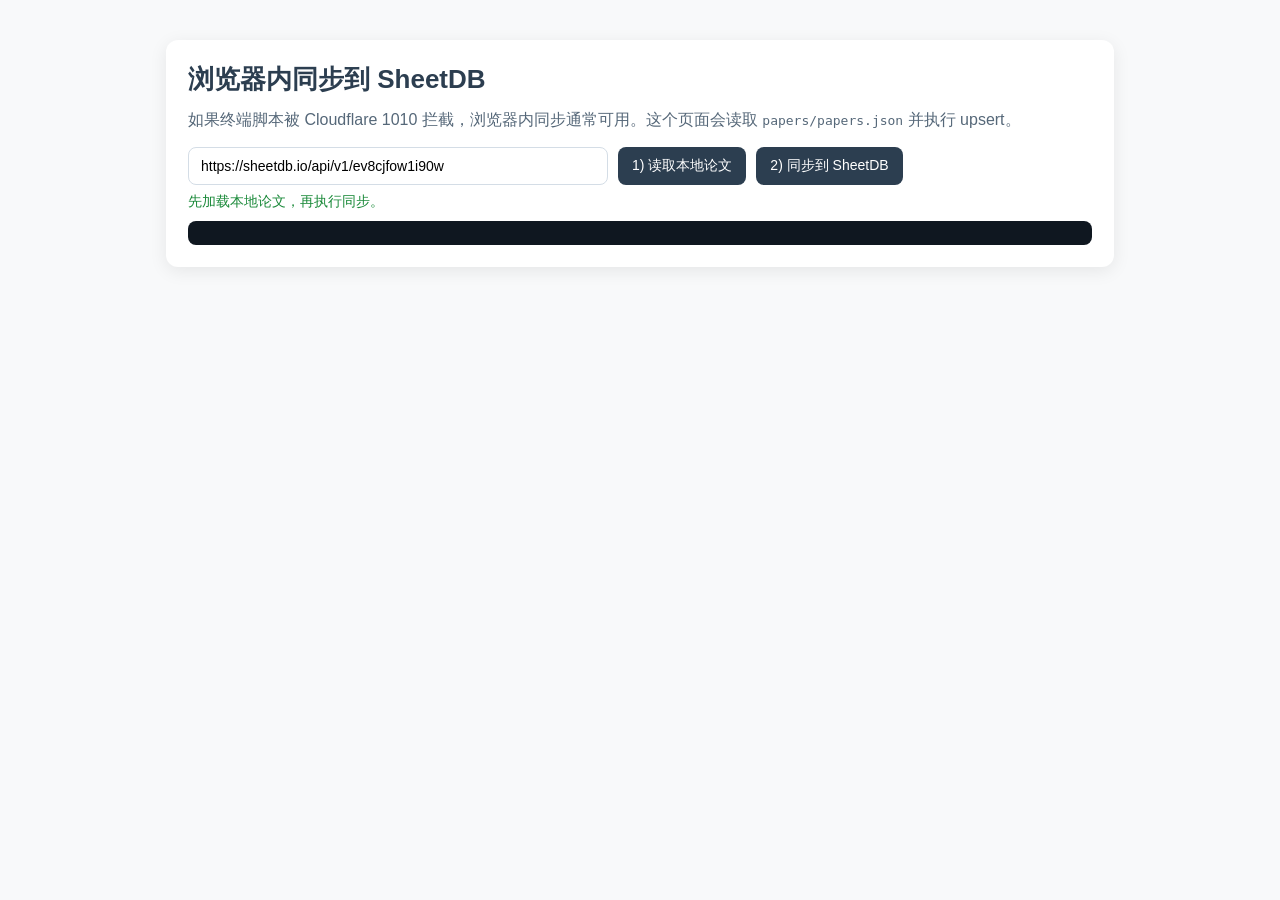
<file: sheetdb-sync.html>
<!DOCTYPE html>
<html lang="zh-CN">
<head>
<meta charset="UTF-8">
<meta name="viewport" content="width=device-width, initial-scale=1.0">
<title>SheetDB 同步 | F.U.C.K</title>
<style>
  * { box-sizing: border-box; margin: 0; padding: 0; }
  body { font-family: Arial, sans-serif; background: #f8f9fa; color: #2c3e50; }
  .wrap { max-width: 980px; margin: 40px auto; padding: 0 16px; }
  .card { background: #fff; border-radius: 12px; box-shadow: 0 4px 18px rgba(0,0,0,0.08); padding: 22px; margin-bottom: 18px; }
  h1 { font-size: 26px; margin-bottom: 10px; }
  p { color: #566879; line-height: 1.65; }
  .row { display: flex; gap: 10px; flex-wrap: wrap; margin-top: 14px; align-items: center; }
  .btn { border: none; border-radius: 8px; background: #2c3e50; color: #fff; padding: 10px 14px; cursor: pointer; font-size: 14px; }
  .btn:hover { background: #e74c3c; }
  input { border: 1px solid #d4dde6; border-radius: 8px; padding: 10px 12px; font-size: 14px; min-width: 420px; }
  .status { margin-top: 8px; font-size: 14px; }
  .ok { color: #1b8a3a; }
  .err { color: #c0392b; }
  pre { margin-top: 10px; background: #0f1720; color: #dce6f0; border-radius: 8px; padding: 12px; overflow: auto; font-size: 12px; line-height: 1.55; max-height: 420px; }
</style>
</head>
<body>
<div class="wrap">
  <div class="card">
    <h1>浏览器内同步到 SheetDB</h1>
    <p>如果终端脚本被 Cloudflare 1010 拦截，浏览器内同步通常可用。这个页面会读取 <code>papers/papers.json</code> 并执行 upsert。</p>
    <div class="row">
      <input id="apiInput" value="https://sheetdb.io/api/v1/ev8cjfow1i90w" />
      <button id="loadBtn" class="btn" type="button">1) 读取本地论文</button>
      <button id="syncBtn" class="btn" type="button">2) 同步到 SheetDB</button>
    </div>
    <div id="status" class="status"></div>
    <pre id="log"></pre>
  </div>
</div>

<script>
let rows = [];

function byId(id) { return document.getElementById(id); }
function api() { return byId("apiInput").value.trim().replace(/\/$/, ""); }

function setStatus(ok, text) {
  const node = byId("status");
  node.className = `status ${ok ? "ok" : "err"}`;
  node.textContent = text;
}

function log(text) {
  const ts = new Date().toLocaleTimeString();
  byId("log").textContent = `[${ts}] ${text}\n` + byId("log").textContent;
}

function normalizeRow(item) {
  const id = String(item.id || "").trim();
  const title = String(item.title || "").trim();
  const pdfFile = String(item.pdfFile || "").trim();
  if (!id || !title || !pdfFile) return null;
  return {
    id,
    serial: String(item.serial || ""),
    title,
    doi: String(item.doi || id),
    authors: String(item.authors || ""),
    pdfFile,
    coverImage: String(item.coverImage || ""),
    date: String(item.date || ""),
    volume: String(item.volume || ""),
    abstract: String(item.abstract || ""),
    keywords: Array.isArray(item.keywords) ? item.keywords.join(";") : String(item.keywords || ""),
    downloads: String(item.downloads ?? 0)
  };
}

async function loadLocalRows() {
  const res = await fetch(`papers/papers.json?t=${Date.now()}`);
  if (!res.ok) throw new Error(`读取本地 papers.json 失败: ${res.status}`);
  const data = await res.json();
  if (!Array.isArray(data)) throw new Error("papers.json 不是数组");
  rows = data.map(normalizeRow).filter(Boolean);
  if (!rows.length) throw new Error("没有有效论文行（需 id/title/pdfFile）");
  setStatus(true, `已加载 ${rows.length} 条论文`);
  log(`Loaded rows=${rows.length}`);
}

async function upsert(row) {
  const payload = { data: row };
  const endpoints = [
    `${api()}/id/${encodeURIComponent(row.id)}`,
    `${api()}/search?id=${encodeURIComponent(row.id)}`
  ];

  for (const endpoint of endpoints) {
    for (const method of ["PATCH", "PUT"]) {
      const res = await fetch(endpoint, {
        method,
        headers: { "Content-Type": "application/json" },
        body: JSON.stringify(payload)
      });
      if (res.ok) {
        log(`${method} ok ${row.id} -> ${endpoint}`);
        return true;
      }
      log(`${method} fail ${row.id} -> ${endpoint} (${res.status})`);
    }
  }

  const createRes = await fetch(api(), {
    method: "POST",
    headers: { "Content-Type": "application/json" },
    body: JSON.stringify(payload)
  });
  if (createRes.ok) {
    log(`POST ok ${row.id}`);
    return true;
  }

  const text = await createRes.text();
  log(`POST fail ${row.id} (${createRes.status}) body=${text.slice(0, 120)}`);
  return false;
}

async function syncRows() {
  if (!rows.length) throw new Error("请先点击“读取本地论文”");
  let ok = 0;
  for (const row of rows) {
    if (await upsert(row)) ok += 1;
  }
  setStatus(ok === rows.length, `同步完成：${ok}/${rows.length} 成功`);
}

byId("loadBtn").addEventListener("click", async () => {
  try {
    await loadLocalRows();
  } catch (e) {
    setStatus(false, e.message || "加载失败");
    log(`LOAD error: ${e.message || e}`);
  }
});

byId("syncBtn").addEventListener("click", async () => {
  try {
    setStatus(true, "同步中...");
    await syncRows();
  } catch (e) {
    setStatus(false, e.message || "同步失败");
    log(`SYNC error: ${e.message || e}`);
  }
});

setStatus(true, "先加载本地论文，再执行同步。");
</script>
</body>
</html>
</file>
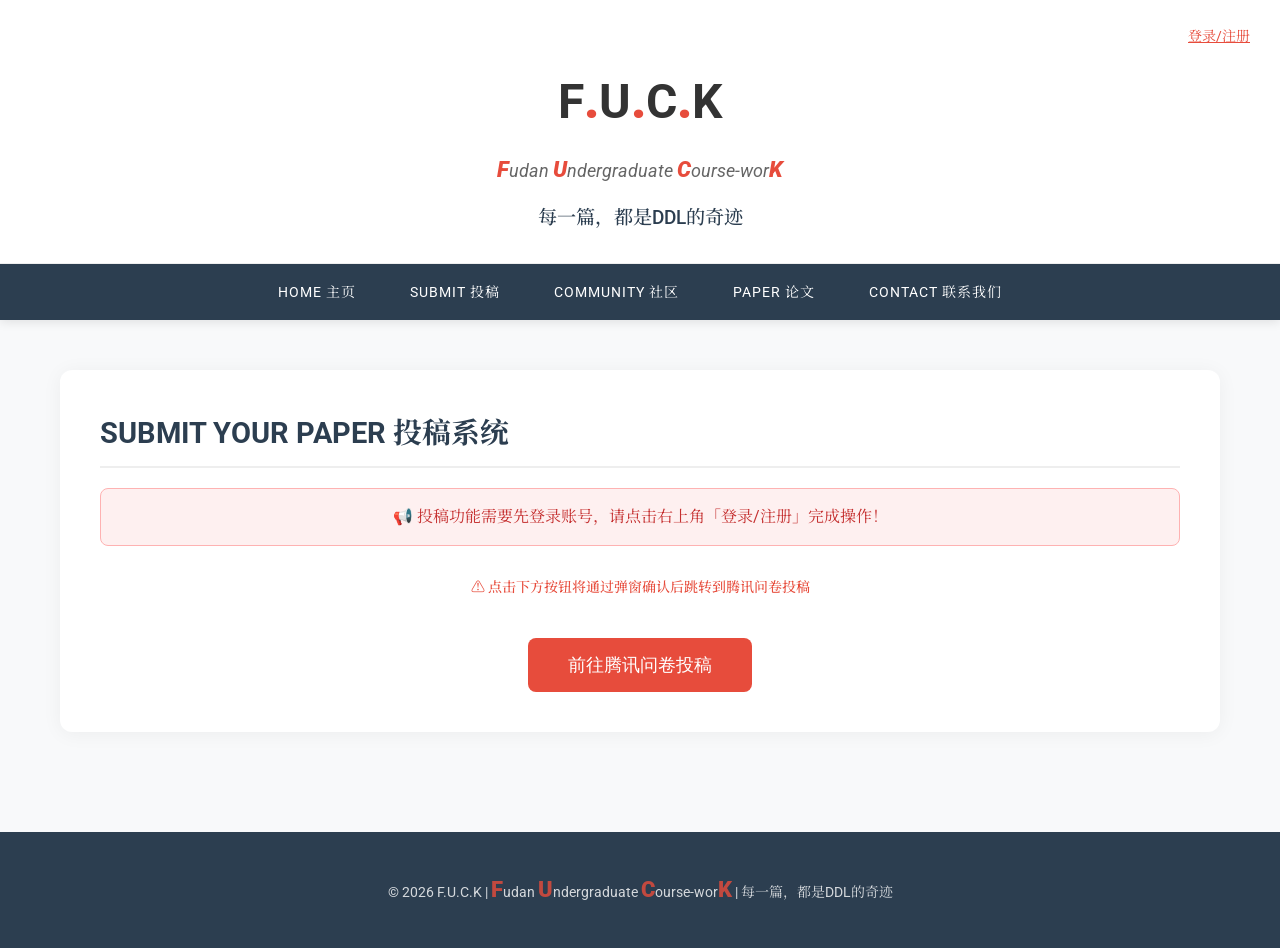
<file: submit.html>
<!DOCTYPE html>
<html lang="zh-CN">
<head>
<meta charset="UTF-8">
<meta name="viewport" content="width=device-width, initial-scale=1.0">
<title>F.U.C.K | Submit</title>
<link rel="stylesheet" href="https://cdn.jsdelivr.net/npm/bootstrap-icons@1.11.3/font/bootstrap-icons.min.css">
<link href="https://fonts.googleapis.com/css2?family=Noto+Serif+SC:wght@400;600;700&family=Roboto:wght@300;400;500&display=swap" rel="stylesheet">
<style>
  * { margin:0; padding:0; box-sizing:border-box; }
  body { font-family: 'Roboto', 'Noto Serif SC', serif; color:#333; background:#f8f9fa; line-height:1.6; }
  a { text-decoration:none; color:#2c3e50; transition:all 0.3s; }
  .container { max-width:1200px; margin:0 auto; padding:0 20px; }

  /* 统一模态弹窗 */
  .modal {
    display: none;
    position: fixed;
    top: 0;
    left: 0;
    width: 100%;
    height: 100%;
    background: rgba(0,0,0,0.65);
    z-index: 9999;
    align-items: center;
    justify-content: center;
  }
  .modal.active { display: flex; }
  .modal-box {
    background: #fff;
    width: 100%;
    max-width: 420px;
    padding: 40px 35px;
    border-radius: 12px;
    box-shadow: 0 10px 40px rgba(0,0,0,0.15);
    text-align: center;
    position: relative;
  }
  .modal-box h3 { font-size: 1.25rem; margin-bottom: 12px; color: #2c3e50; }
  .modal-box p { font-size: 0.95rem; color: #666; margin-bottom: 25px; line-height: 1.6; }
  .modal-box .btn {
    padding: 10px 24px;
    border-radius: 6px;
    border: none;
    cursor: pointer;
    font-size: 0.95rem;
    margin: 0 6px;
  }
  .btn-confirm { background: #e74c3c; color: white; }
  .btn-cancel { background: #eee; color: #333; }

  /* 登录容器 */
  #auth-container {
    position: absolute;
    top: 25px;
    right: 30px;
    z-index: 999;
    display: flex;
    gap: 15px;
    font-size: 14px;
  }
  #loginBtn { cursor:pointer; text-decoration:underline; color:#e74c3c; }
  #userName { color:#2c3e50; font-weight:500; }
  #logoutBtn { cursor:pointer; text-decoration:underline; color:#e74c3c; display:none; }

  /* 头部：F/U/C/K高亮 */
  .header {
    position:relative;
    padding: 60px 0 30px;
    background:#fff;
    border-bottom:1px solid #eee;
    text-align:center;
  }
  .journal-logo {
    font-size:3rem;
    font-weight:700;
    margin-bottom:10px;
    letter-spacing: 0;
  }
  .journal-logo span {
    color:#e74c3c;
    font-weight:900;
    font-size:3.2rem;
  }
  .journal-fullname {
    font-size:1.1rem;
    color:#666;
    margin-bottom:15px;
    font-style:italic;
  }
  .highlight-letter {
    color: #e74c3c;
    font-weight: 900;
    font-size: 1.4rem;
  }
  .slogan {
    font-size:1.2rem;
    color:#2c3e50;
    font-weight:500;
    margin-top:5px;
  }

  /* 统一导航栏：5个项目固定 */
  .nav {
    background-color: #2c3e50;
    padding: 15px 0;
    text-align: center;
    box-shadow: 0 2px 10px rgba(0,0,0,0.1);
  }
  .nav a {
    color: #fff;
    padding: 10px 20px;
    margin: 0 5px;
    font-size: 14px;
    text-transform: uppercase;
    letter-spacing: 1px;
    border-radius: 4px;
    transition: background 0.3s;
  }
  .nav a:hover { background-color: #e74c3c; color: #fff; }

  /* 主内容区 + 未登录提示 */
  .content { padding:50px 0; }
  .section {
    background:#fff;
    padding:40px;
    border-radius:12px;
    box-shadow:0 2px 20px rgba(0,0,0,0.05);
  }
  .section h2 {
    font-size:1.8rem;
    color:#2c3e50;
    margin-bottom:20px;
    padding-bottom:10px;
    border-bottom:2px solid #eee;
    text-transform:uppercase;
  }
  .section .tips {
    color:#e74c3c;
    margin-bottom:20px;
    font-size:14px;
    text-align:center;
    font-weight: 500;
  }
  .login-tip {
    background: #fef0f0;
    border: 1px solid #feb2b2;
    color: #c53030;
    padding: 15px;
    border-radius: 8px;
    margin-bottom: 30px;
    text-align: center;
  }

  .form-box {
    max-width:700px;
    margin:0 auto;
    text-align:center;
  }
  .form-box .submit-btn {
    padding:15px 40px;
    background:#e74c3c;
    color:#fff;
    border:none;
    border-radius:8px;
    font-size:18px;
    cursor:pointer;
    transition:background 0.3s;
    margin-top:20px;
  }
  .form-box .submit-btn:hover {
    background:#c0392b;
  }

  /* 页脚 */
  .footer {
    text-align:center;
    padding:40px 0;
    background:#2c3e50;
    color:#fff;
    margin-top:50px;
  }
  .footer p {
    font-size:14px;
    opacity:0.8;
  }

  /* 响应式 */
  @media (max-width: 768px) {
    .journal-logo { font-size:2rem; }
    .journal-logo span { font-size:2.2rem; }
    .highlight-letter { font-size:1.2rem; }
    .nav a { padding:8px 12px; font-size:12px; margin:0 2px; }
    .section { padding:20px; }
    #auth-container { top:15px; right:15px; font-size:12px; }
  }
</style>
</head>
<body>
<!-- 统一提示弹窗 -->
<div class="modal" id="modal">
  <div class="modal-box">
    <h3 id="modalTitle">提示</h3>
    <p id="modalText">消息内容</p>
    <button class="btn btn-cancel" onclick="hideModal()">取消</button>
    <button class="btn btn-confirm" id="modalOkBtn" onclick="hideModal()">确定</button>
  </div>
</div>

<!-- 页面主体 -->
<header class="header">
  <div class="container">
    <div id="auth-container">
      <span id="loginBtn" onclick="goToLogin()">登录/注册</span>
      <span id="userName"></span>
      <span id="logoutBtn" onclick="doLogout()">退出</span>
    </div>
    <div class="journal-logo">F<span>.</span>U<span>.</span>C<span>.</span>K</div>
    <div class="journal-fullname">
     <span class="highlight-letter">F</span>udan 
<span class="highlight-letter">U</span>ndergraduate 
<span class="highlight-letter">C</span>ourse-wor<span class="highlight-letter">K</span>
    </div>
    <p class="slogan">每一篇，都是DDL的奇迹</p>
  </div>
</header>

<!-- 统一导航栏：5个项目固定 -->
<nav class="nav">
  <div class="container">
    <a href="index.html">HOME 主页</a>
    <a href="submit.html">SUBMIT 投稿</a>
    <a href="community.html">COMMUNITY 社区</a>
    <a href="paper.html">PAPER 论文</a>
    <a href="contact.html">CONTACT 联系我们</a>
  </div>
</nav>

<main class="content">
  <div class="container">
    <section class="section">
      <h2>Submit Your Paper 投稿系统</h2>
      <!-- 未登录提示 -->
      <div class="login-tip" id="loginTip">
        📢 投稿功能需要先登录账号，请点击右上角「登录/注册」完成操作！
      </div>
      <p class="tips">⚠️ 点击下方按钮将通过弹窗确认后跳转到腾讯问卷投稿</p>
      <div class="form-box">
        <button type="button" class="submit-btn" onclick="showSubmitConfirm()">前往腾讯问卷投稿</button>
      </div>
    </section>
  </div>
</main>

<footer class="footer">
  <div class="container">
    <p>&copy; 2026 F.U.C.K | <span class="highlight-letter">F</span>udan <span class="highlight-letter">U</span>ndergraduate <span class="highlight-letter">C</span>ourse-wor<span class="highlight-letter">K</span> | 每一篇，都是DDL的奇迹</p>
  </div>
  </div>
</footer>

<script>
// 腾讯问卷链接
const TENCENT_FORM_URL = "https://wj.qq.com/s2/25846300/285e/";

// 弹窗控制
function showModal(text, title = "提示", callback = null) {
  document.getElementById("modalTitle").innerText = title;
  document.getElementById("modalText").innerText = text;
  document.getElementById("modal").classList.add("active");
  const okBtn = document.getElementById("modalOkBtn");
  okBtn.onclick = () => {
    hideModal();
    if (callback) callback();
  };
}
function hideModal() {
  document.getElementById("modal").classList.remove("active");
}

// 检查登录
function checkLogin(){
  const u = localStorage.getItem("loginUser");
  const loginBtn = document.getElementById("loginBtn");
  const userName = document.getElementById("userName");
  const logoutBtn = document.getElementById("logoutBtn");
  const loginTip = document.getElementById("loginTip");

  if(u) {
    loginBtn.style.display = "none";
    userName.style.display = "inline";
    userName.innerText = u;
    logoutBtn.style.display = "inline";
    loginTip.style.display = "none";
  } else {
    loginBtn.style.display = "inline";
    userName.style.display = "none";
    userName.innerText = "";
    logoutBtn.style.display = "none";
    loginTip.style.display = "block";
  }
}

function goToLogin() {
  localStorage.setItem("redirectAfterLogin", window.location.pathname + window.location.search);
  window.location.href = "index.html?auth=1";
}

// 退出登录
function doLogout() {
  localStorage.removeItem("loginUser");
  checkLogin();
  showModal("退出成功！");
}

// 投稿确认
function showSubmitConfirm() {
  const user = localStorage.getItem("loginUser");
  if(!user) {
    showModal("请先登录后再投稿", "提示");
    return;
  }
  showModal("点击「确认」将跳转到腾讯问卷完成投稿，是否继续？", "确认投稿", goToTencentForm);
}

// 跳转问卷
function goToTencentForm() {
  window.open(TENCENT_FORM_URL, "_blank");
  showModal("已为你打开腾讯问卷投稿页面！", "操作成功");
}

// 初始化
window.onload = checkLogin;
</script>
</body>
</html>
</file>
<file: style.css>
* {
  margin: 0;
  padding: 0;
  box-sizing: border-box;
}

body {
  font-family: "SimSun", "PingFang SC", "Helvetica Neue", sans-serif;
  color: #000;
  background-color: #FFF;
  line-height: 1.8;
  max-width: 1000px;
  margin: 0 auto;
  padding: 0 20px;
}

/* 头部样式：适配右上角登录 */
.header {
  text-align: center;
  padding: 60px 0 40px;
  border-bottom: 1px solid #EEEEEE;
  position: relative;
}

.header h1 {
  font-size: 2.5rem;
  margin-bottom: 10px;
  text-transform: uppercase;
  letter-spacing: 2px;
}

.slogan {
  font-size: 1.1rem;
  color: #666;
  font-style: italic;
}

/* 导航栏样式 */
.nav {
  text-align: center;
  padding: 20px 0;
  border-bottom: 1px solid #EEEEEE;
  margin-bottom: 30px;
}

.nav a {
  color: #000;
  text-decoration: none;
  margin: 0 12px;
  font-weight: bold;
  text-transform: uppercase;
  font-size: 0.9rem;
  cursor: pointer;
}

.nav a:hover {
  text-decoration: underline;
}

/* 内容区样式 */
.content {
  margin-bottom: 50px;
}

.section h2 {
  font-size: 1.5rem;
  text-transform: uppercase;
  margin-bottom: 10px;
}

hr {
  border: none;
  border-top: 1px solid #EEEEEE;
  margin: 10px 0 20px;
}

.paper {
  margin-bottom: 30px;
  padding-bottom: 20px;
  border-bottom: 1px dashed #EEEEEE;
}

.paper h3 {
  font-size: 1.2rem;
  margin-bottom: 10px;
}

/* 表单/按钮样式 */
.form-container {
  max-width: 600px;
  margin: 50px auto;
  padding: 30px;
  border: 1px solid #EEEEEE;
}

.form-title {
  text-align: center;
  margin-bottom: 20px;
  text-transform: uppercase;
}

.btn {
  display: block;
  width: 100%;
  padding: 12px;
  background: #000;
  color: #FFF;
  border: none;
  border-radius: 4px;
  font-size: 1rem;
  cursor: pointer;
  text-transform: uppercase;
  text-align: center;
  text-decoration: none;
}

.btn:hover {
  background: #333;
}

/* 管理员后台样式 */
.admin-panel {
  max-width: 800px;
  margin: 50px auto;
  padding: 0 20px;
}

/* 登录页专属样式 */
.login-container {
  max-width: 400px;
  margin: 50px auto;
  padding: 30px;
  border: 1px solid #eee;
  text-align: center;
}
/* 统一模态弹窗 = 和登录框一模一样 */
.modal {
  display: none;
  position: fixed;
  top: 0;
  left: 0;
  width: 100%;
  height: 100%;
  background: rgba(0,0,0,0.65);
  z-index: 9999;
  align-items: center;
  justify-content: center;
  font-family: 'Roboto', 'Noto Serif SC', serif;
}
.modal.active {
  display: flex;
}
.modal-box {
  background: #fff;
  width: 100%;
  max-width: 420px;
  padding: 40px 35px;
  border-radius: 12px;
  box-shadow: 0 10px 40px rgba(0,0,0,0.15);
  text-align: center;
  position: relative;
}
.modal-box h3 {
  font-size: 1.25rem;
  margin-bottom: 12px;
  color: #2c3e50;
}
.modal-box p {
  font-size: 0.95rem;
  color: #666;
  margin-bottom: 25px;
  line-height: 1.6;
}
.modal-box .btn {
  padding: 10px 24px;
  border-radius: 6px;
  border: none;
  cursor: pointer;
  font-size: 0.95rem;
  margin: 0 6px;
}
.btn-confirm {
  background: #e74c3c;
  color: white;
}
.btn-cancel {
  background: #eee;
  color: #333;
}
</file>
